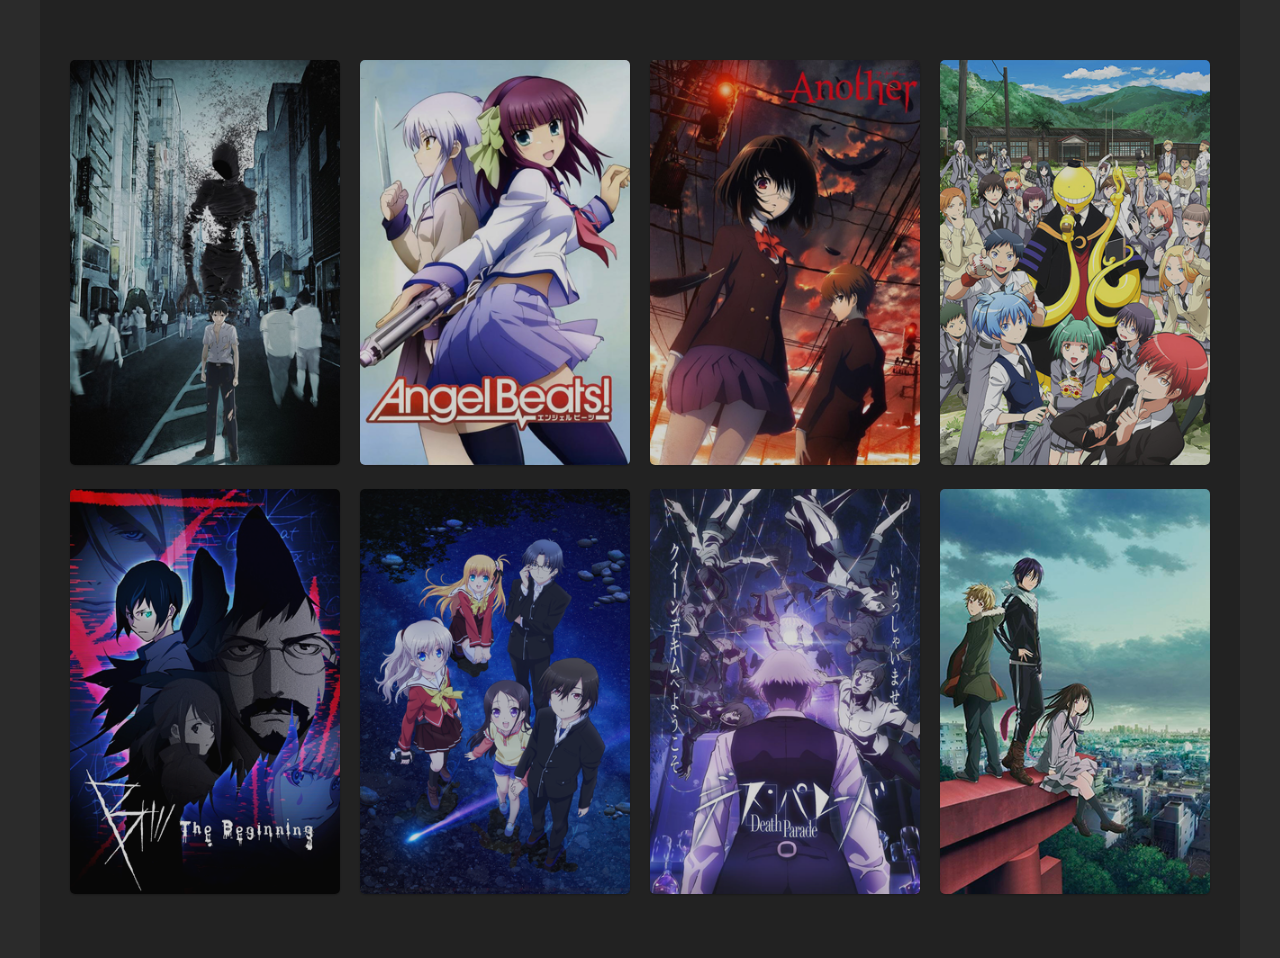
<file: Index.html>
<!DOCTYPE HTML>
<html lang="pt-br">
<head>
    <title>Komorebi - Anime List</title>

    <link rel="stylesheet" href="resources/stylesheet.css">
    <link rel="stylesheet" href="resources/modalBox.css">
    <link rel="stylesheet" href="resources/fonts.css">
    <script src="content/komorebi.js"></script>
    <script src="content/modalBox.js"></script>
</head>
<body>
    <div class="main-block centered not-growing-padding">
        <div id="animeList" class="list">
        </div>
    </div>

    <!-- Modal box -->
    <div class='modal' id='modal'>
        <div class='modalBox' id='modalBox'>
            <a class='close-modal' onclick='closeModal()'><svg viewBox='0 0 20 20'><path d='M15.898,4.045c-0.271-0.272-0.713-0.272-0.986,0l-4.71,4.711L5.493,4.045c-0.272-0.272-0.714-0.272-0.986,0s-0.272,0.714,0,0.986l4.709,4.711l-4.71,4.711c-0.272,0.271-0.272,0.713,0,0.986c0.136,0.136,0.314,0.203,0.492,0.203c0.179,0,0.357-0.067,0.493-0.203l4.711-4.711l4.71,4.711c0.137,0.136,0.314,0.203,0.494,0.203c0.178,0,0.355-0.067,0.492-0.203c0.273-0.273,0.273-0.715,0-0.986l-4.711-4.711l4.711-4.711C16.172,4.759,16.172,4.317,15.898,4.045z' fill='#FFFFFF' /></svg></a>
            <div class="iframe-container">
                <iframe id="iframeDetails">
                    <p>Your browser does not support iframes.</p>
                </iframe>
            </div>
        </div>
    </div>
    <script type="text/javascript">
        var modal = document.getElementById('modal');

        window.onclick = function (event) {
            if (event.target == modal) {
                closeModal();
            }
        }

        document.addEventListener('keydown', (e) => {
            if (e.keyCode == 27) {
                closeModal();
            }
        });
    </script>
    <!-- Modal box -->
    
    <script>
        window.onload = function () {
            appendChild('animeList', 15);
        }
    </script>
</body>
</html>
</file>
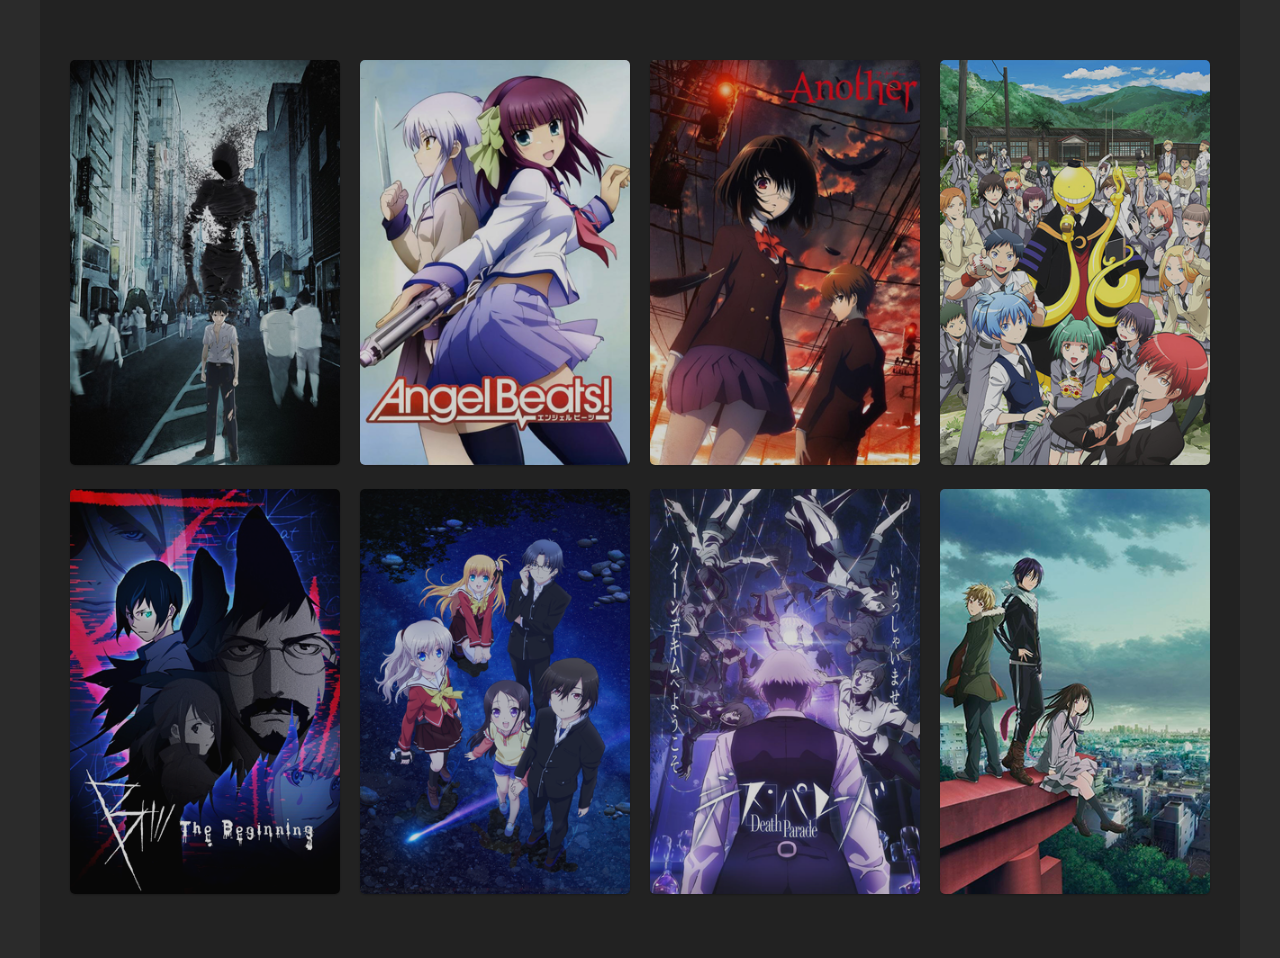
<file: index.html>
﻿<!DOCTYPE HTML>
<html lang="pt-br">

<head>
    <meta name="viewport" content="width=device-width,initial-scale=1.0">
    <meta charset="utf-8" />
    <title>Komorebi - Anime List</title>

    <link rel="icon" href="resources/images/play-button.png">
    <link rel="stylesheet" href="resources/stylesheet.css">
    <link rel="stylesheet" href="resources/modalBox.css">
    <script src="content/komorebi.js"></script>
    <script src="content/modalBox.js"></script>
</head>

<body>
    <div class="main-block centered not-growing-padding">
        <div id="animeList" class="list">
        </div>
    </div>

    <!-- Modal box -->
    <div class='modal' id='modal'>
        <div class='modalBox' id='modalBox'>
            <a class='close-modal' onclick='closeModal()'><svg viewBox='0 0 20 20'>
                    <path
                        d='M15.898,4.045c-0.271-0.272-0.713-0.272-0.986,0l-4.71,4.711L5.493,4.045c-0.272-0.272-0.714-0.272-0.986,0s-0.272,0.714,0,0.986l4.709,4.711l-4.71,4.711c-0.272,0.271-0.272,0.713,0,0.986c0.136,0.136,0.314,0.203,0.492,0.203c0.179,0,0.357-0.067,0.493-0.203l4.711-4.711l4.71,4.711c0.137,0.136,0.314,0.203,0.494,0.203c0.178,0,0.355-0.067,0.492-0.203c0.273-0.273,0.273-0.715,0-0.986l-4.711-4.711l4.711-4.711C16.172,4.759,16.172,4.317,15.898,4.045z'
                        fill='#FFFFFF' /></svg></a>
            <div class="iframe-container">
                <iframe id="iframeDetails">
                    <p>Your browser does not support iframes.</p>
                </iframe>
            </div>
        </div>
    </div>
    <script type="text/javascript">
        var modal = document.getElementById('modal');

        window.onclick = function (event) {
            if (event.target == modal) {
                closeModal();
            }
        }

        document.addEventListener('keydown', (e) => {
            if (e.keyCode == 27) {
                closeModal();
            }
        });
    </script>
    <!-- Modal box -->

    <script>
        window.onload = function () {
            appendChild('animeList', 15);
        }
    </script>
</body>

</html>
</file>
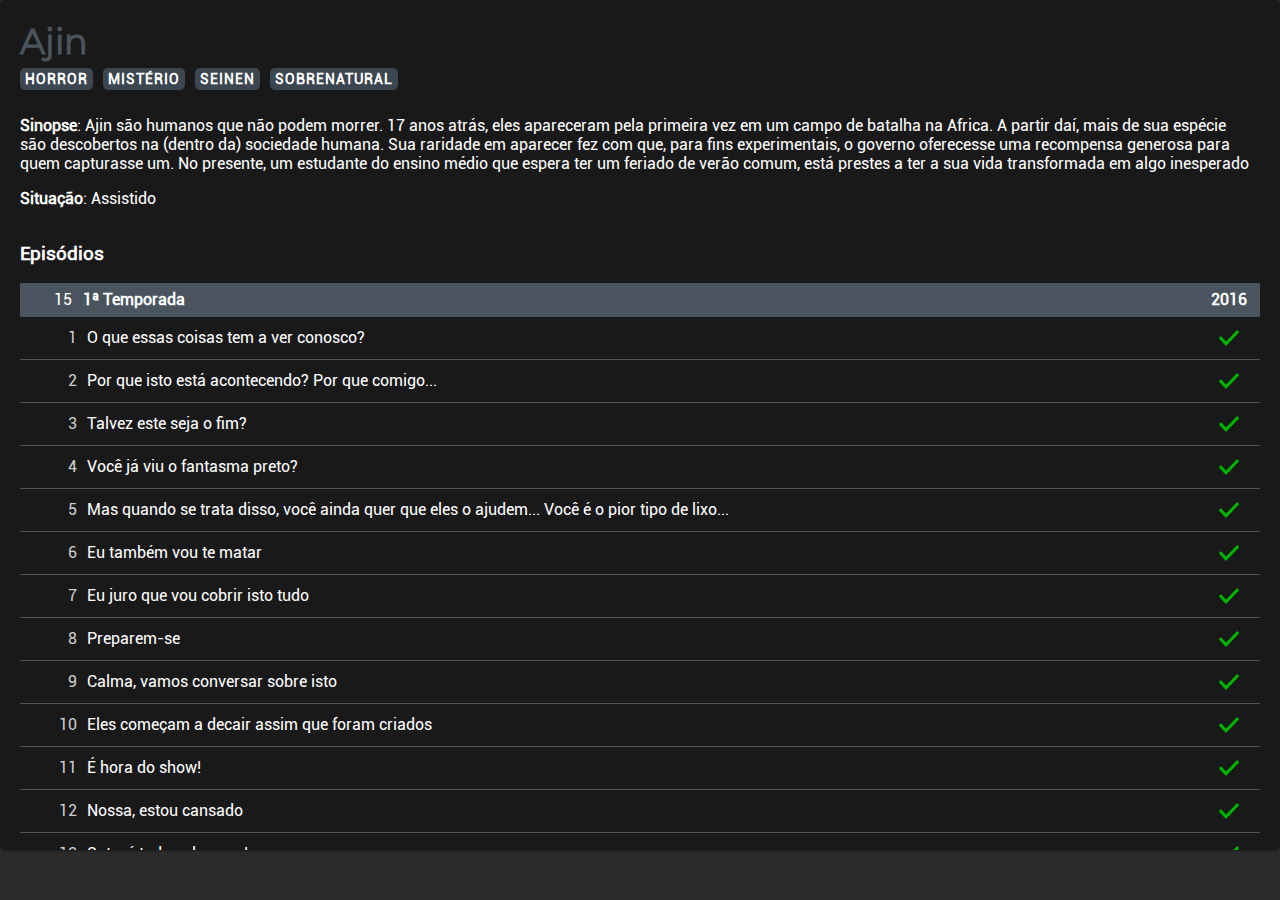
<file: animes/ajin.html>
<!DOCTYPE html>

<html lang="en" xmlns="http://www.w3.org/1999/xhtml">

<head>
    <meta name="viewport" content="width=device-width,initial-scale=1.0">
    <meta charset="utf-8" />

    <link rel="stylesheet" href="../resources/details.css">
    <link rel="stylesheet" href="../resources/fonts.css">
    <script src="https://ajax.googleapis.com/ajax/libs/jquery/3.1.1/jquery.min.js"></script>
    <script src="../content/details.js"></script>
</head>

<body class="detalhes">
    <content id="detalhes" class="detalhes">
        <div class="detail not-growing-padding">
            <div class="anime-details">
                <div class="anime-header">
                    <a id="animeLink" target="_top">
                        <h2>Ajin</h2>
                    </a>
                    <ul id="categorias" class="categorias">
                    </ul>
                    <p>
                        <b>Sinopse</b>: Ajin são humanos que não podem morrer. 17 anos atrás, eles apareceram pela
                        primeira vez em um campo de batalha na Africa. A partir daí, mais de sua espécie são descobertos
                        na (dentro da) sociedade humana. Sua raridade em aparecer fez com que, para fins experimentais,
                        o governo oferecesse uma recompensa generosa para quem capturasse um. No presente, um estudante
                        do ensino médio que espera ter um feriado de verão comum, está prestes a ter a sua vida
                        transformada em algo inesperado
                    </p>
                    <p><b>Situação</b>: Assistido</p>
                </div>
                <div class="anime-poster not-growing-padding">
                    <center><img id="poster" class="cover" /></center>
                </div>
            </div>
            <div id="content" class="conteudoAnime">
                <h3>
                    Episódios
                </h3>
            </div>
        </div>
    </content>

    <script>
        window.onload = function () {
            if (getParameterByName('min') == 1) {
                document.getElementById('detalhes').classList.add('minificado');
                changeAnimeLink('anime', 'animeLink');
            }

            definirPoster();

            var temporadas = [
                {
                    "temporada": null,
                    "ano": 2016,
                    "episodios": [
                        {
                            "Ep": 1,
                            "Nome": "O que essas coisas tem a ver conosco?",
                            "Assistido": true,
                        },
                        {
                            "Ep": 2,
                            "Nome": "Por que isto está acontecendo? Por que comigo...",
                            "Assistido": true,
                        },
                        {
                            "Ep": 3,
                            "Nome": "Talvez este seja o fim?",
                            "Assistido": true,
                        },
                        {
                            "Ep": 4,
                            "Nome": "Você já viu o fantasma preto?",
                            "Assistido": true,
                        },
                        {
                            "Ep": 5,
                            "Nome": "Mas quando se trata disso, você ainda quer que eles o ajudem... Você é o pior tipo de lixo...",
                            "Assistido": true,
                        },
                        {
                            "Ep": 6,
                            "Nome": "Eu também vou te matar",
                            "Assistido": true,
                        },
                        {
                            "Ep": 7,
                            "Nome": "Eu juro que vou cobrir isto tudo",
                            "Assistido": true,
                        },
                        {
                            "Ep": 8,
                            "Nome": "Preparem-se",
                            "Assistido": true,
                        },
                        {
                            "Ep": 9,
                            "Nome": "Calma, vamos conversar sobre isto",
                            "Assistido": true,
                        },
                        {
                            "Ep": 10,
                            "Nome": "Eles começam a decair assim que foram criados",
                            "Assistido": true,
                        },
                        {
                            "Ep": 11,
                            "Nome": "É hora do show!",
                            "Assistido": true,
                        },
                        {
                            "Ep": 12,
                            "Nome": "Nossa, estou cansado",
                            "Assistido": true,
                        },
                        {
                            "Ep": 13,
                            "Nome": "Sato, é tudo culpa sua!",
                            "Assistido": true,
                        },
                        {
                            "Ep": 14,
                            "Nome": "O Incidente De Nakamura Shinya <div class='ova'>OVA</div>",
                            "Assistido": true,
                        },
                        {
                            "Ep": 15,
                            "Nome": "Pousada escondida / antro secreto <div class='ova'>OVA</div>",
                            "Assistido": true,
                        }
                    ]
                },
                {
                    "temporada": null,
                    "ano": 2016,
                    "episodios": [
                        {
                            "Ep": 1,
                            "Nome": "Estou ficando cansado disso",
                            "Assistido": true,
                        },
                        {
                            "Ep": 2,
                            "Nome": "Estou cercado por idiotas!",
                            "Assistido": true,
                        },
                        {
                            "Ep": 3,
                            "Nome": "Mas, eu estuo sempre com medo",
                            "Assistido": true,
                        },
                        {
                            "Ep": 4,
                            "Nome": "Eles me deixam doente",
                            "Assistido": true,
                        },
                        {
                            "Ep": 5,
                            "Nome": "Kuro, por favor...",
                            "Assistido": true,
                        },
                        {
                            "Ep": 6,
                            "Nome": "Deve ser difícil ser um cachorrinho",
                            "Assistido": true,
                        },
                        {
                            "Ep": 7,
                            "Nome": "Juro, apenas mais uma vez, por favor!",
                            "Assistido": true,
                        },
                        {
                            "Ep": 8,
                            "Nome": "Este país ficará um pouco instável",
                            "Assistido": true,
                        },
                        {
                            "Ep": 9,
                            "Nome": "Você é aquele bagunçando a minha vida",
                            "Assistido": true,
                        },
                        {
                            "Ep": 10,
                            "Nome": "Eu não farei isto",
                            "Assistido": true,
                        },
                        {
                            "Ep": 11,
                            "Nome": "Nesta altura, realmente será uma guerra!",
                            "Assistido": true,
                        },
                        {
                            "Ep": 12,
                            "Nome": "Mas isso deixa tudo mais interessante, então que seja",
                            "Assistido": true,
                        },
                        {
                            "Ep": 13,
                            "Nome": "Eu também lhe farei uma promessa, Sr. Sato",
                            "Assistido": true,
                        },
                        {
                            "Ep": 14,
                            "Nome": "Satō:ZERO <div class='ova'>OVA</div>",
                            "Assistido": true,
                        }
                    ]
                }
            ]
            createTable(temporadas);

            var categorias = ["Horror", "Mistério", "Seinen", "Sobrenatural"];
            adicionarCategorias(categorias);
        }
    </script>
</body>

</html>
</file>
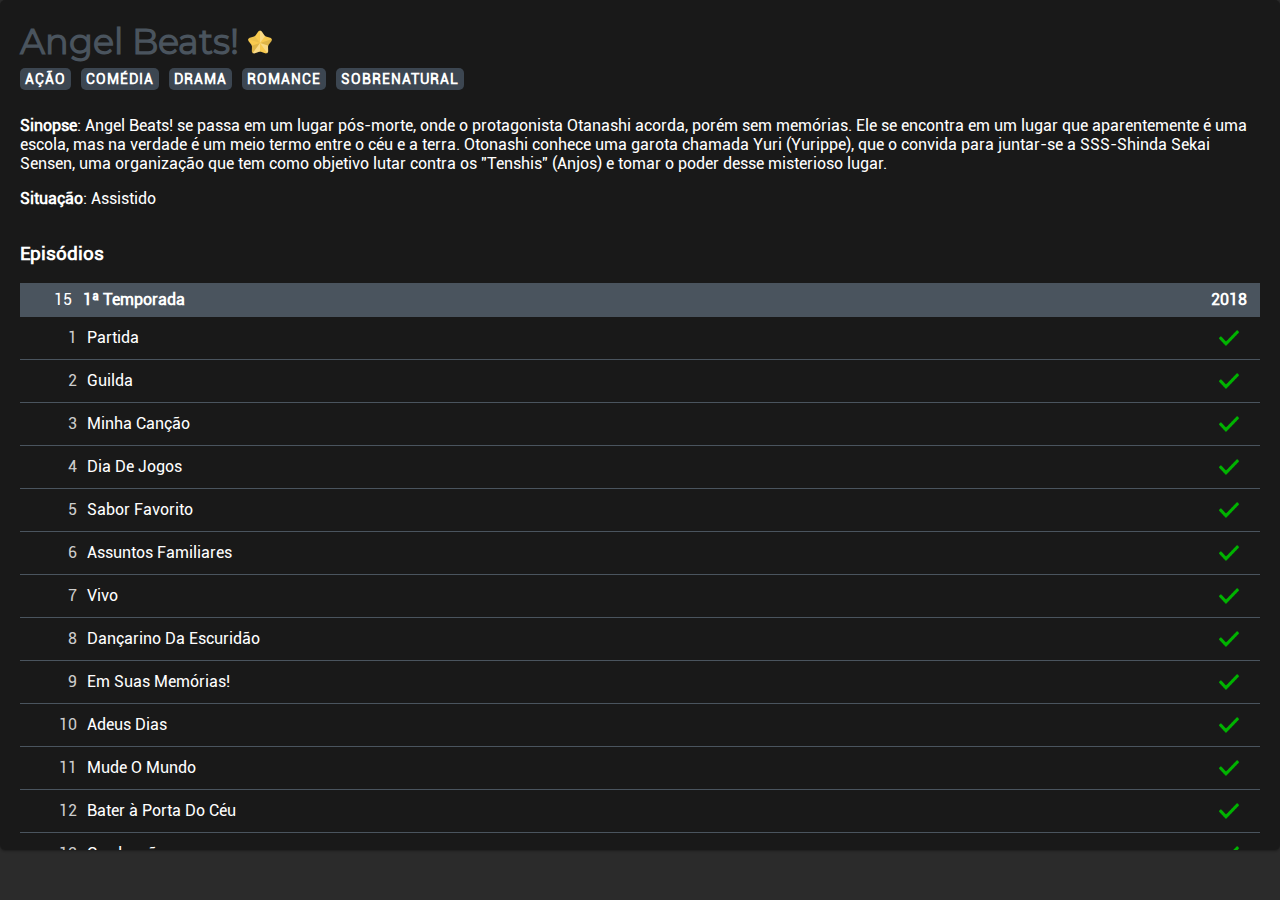
<file: animes/angel-beats.html>
<!DOCTYPE html>

<html lang="en" xmlns="http://www.w3.org/1999/xhtml">

<head>
    <meta charset="utf-8" />

    <link rel="stylesheet" href="../resources/details.css">
    <link rel="stylesheet" href="../resources/fonts.css">
    <script src="https://ajax.googleapis.com/ajax/libs/jquery/3.1.1/jquery.min.js"></script>
    <script src="../content/details.js"></script>
</head>

<body class="detalhes">
    <content id="detalhes" class="detalhes">
        <div class="detail not-growing-padding">
            <div class="anime-details">
                <div class="anime-header">
                    <a id="animeLink" target="_top">
                        <h2 ID="animeTitle">Angel Beats!</h2>
                    </a>
                    <ul id="categorias" class="categorias">
                    </ul>
                    <p>
                        <b>Sinopse</b>: Angel Beats! se passa em um lugar pós-morte, onde o protagonista Otanashi
                        acorda, porém sem memórias. Ele se encontra em um lugar que aparentemente é uma escola, mas na
                        verdade é um meio termo entre o céu e a terra. Otonashi conhece uma garota chamada Yuri
                        (Yurippe), que o convida para juntar-se a SSS-Shinda Sekai Sensen, uma organização que tem como
                        objetivo lutar contra os "Tenshis" (Anjos) e tomar o poder desse misterioso lugar.
                    </p>
                    <p><b>Situação</b>: Assistido</p>
                </div>
                <div class="anime-poster not-growing-padding">
                    <center><img id="poster" class="cover" /></center>
                </div>
            </div>
            <div id="content" class="conteudoAnime">
                <h3>
                    Episódios
                </h3>
            </div>
        </div>
    </content>

    <script>
        window.onload = function () {
            if (getParameterByName('min') == 1) {
                document.getElementById('detalhes').classList.add('minificado');
                changeAnimeLink('anime', 'animeLink');
            }

            definirPoster();

            var temporadas = [
                {
                    "temporada": null,
                    "ano": 2018,
                    "episodios": [
                        {
                            "Ep": 1,
                            "Nome": "Partida",
                            "Assistido": true,
                        },
                        {
                            "Ep": 2,
                            "Nome": "Guilda",
                            "Assistido": true,
                        },
                        {
                            "Ep": 3,
                            "Nome": "Minha Canção",
                            "Assistido": true,
                        },
                        {
                            "Ep": 4,
                            "Nome": "Dia De Jogos",
                            "Assistido": true,
                        },
                        {
                            "Ep": 5,
                            "Nome": "Sabor Favorito",
                            "Assistido": true,
                        },
                        {
                            "Ep": 6,
                            "Nome": "Assuntos Familiares",
                            "Assistido": true,
                        },
                        {
                            "Ep": 7,
                            "Nome": "Vivo",
                            "Assistido": true,
                        },
                        {
                            "Ep": 8,
                            "Nome": "Dançarino Da Escuridão",
                            "Assistido": true,
                        },
                        {
                            "Ep": 9,
                            "Nome": "Em Suas Memórias!",
                            "Assistido": true,
                        },
                        {
                            "Ep": 10,
                            "Nome": "Adeus Dias",
                            "Assistido": true,
                        },
                        {
                            "Ep": 11,
                            "Nome": "Mude O Mundo",
                            "Assistido": true,
                        },
                        {
                            "Ep": 12,
                            "Nome": "Bater à Porta Do Céu",
                            "Assistido": true,
                        },
                        {
                            "Ep": 13,
                            "Nome": "Graduação",
                            "Assistido": true,
                        },
                        {
                            "Ep": 14,
                            "Nome": "Escadaria Para O Céu <div class='ova'>OVA</div>",
                            "Assistido": true,
                        },
                        {
                            "Ep": 15,
                            "Nome": "Epílogo Alternativo <div class='ova'>OVA</div>",
                            "Assistido": true,
                        }
                    ]
                }
            ]
            createTable(temporadas);

            var categorias = ["Ação", "Comédia", "Drama", "Romance", "Sobrenatural"];
            adicionarCategorias(categorias);

            marcarComoFavorito();
        }
    </script>
</body>

</html>
</file>
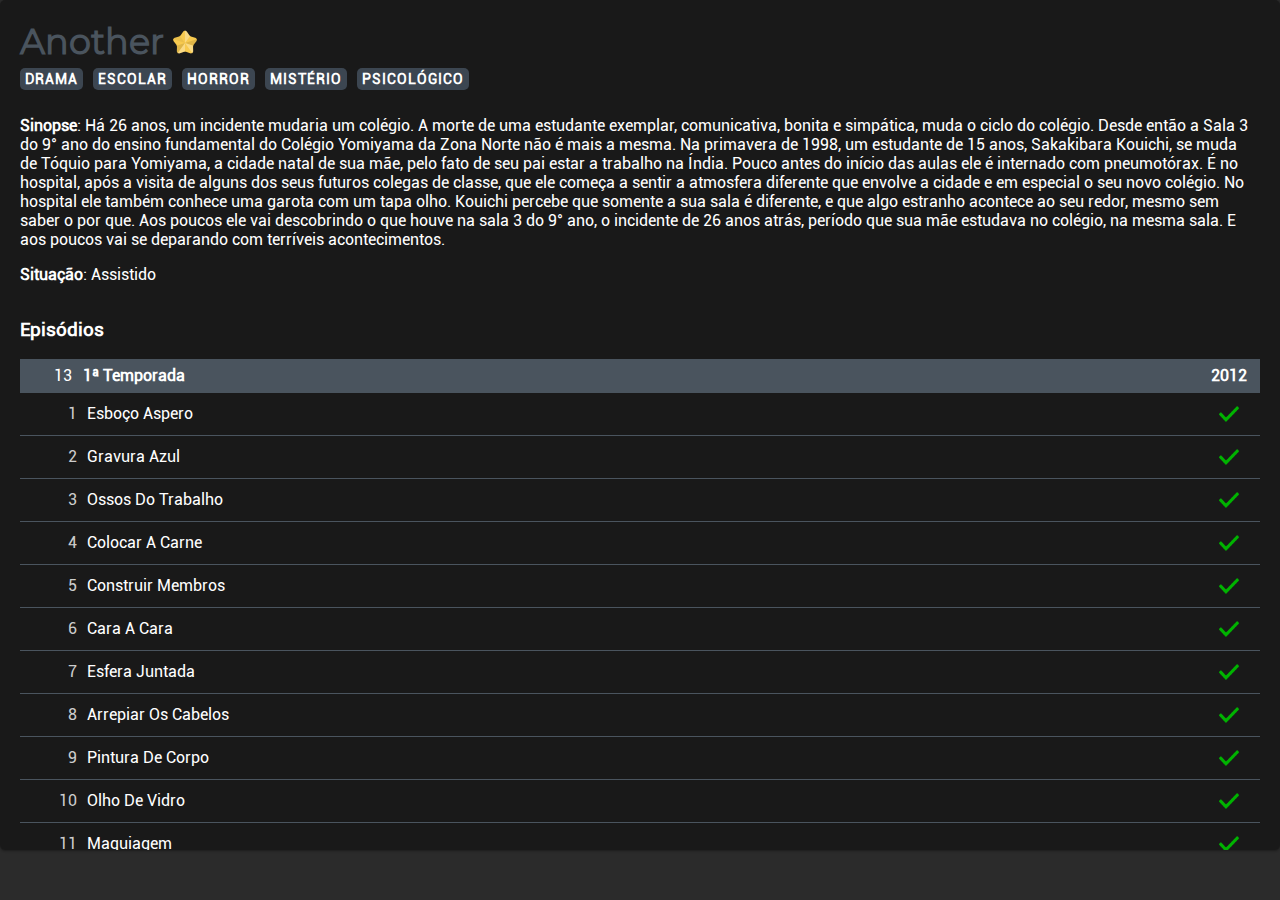
<file: animes/another.html>
<!DOCTYPE html>

<html lang="en" xmlns="http://www.w3.org/1999/xhtml">

<head>
    <meta charset="utf-8" />

    <link rel="stylesheet" href="../resources/details.css">
    <link rel="stylesheet" href="../resources/fonts.css">
    <script src="https://ajax.googleapis.com/ajax/libs/jquery/3.1.1/jquery.min.js"></script>
    <script src="../content/details.js"></script>
</head>

<body class="detalhes">
    <content id="detalhes" class="detalhes">
        <div class="detail not-growing-padding">
            <div class="anime-details">
                <div class="anime-header">
                    <a id="animeLink" target="_top">
                        <h2 ID="animeTitle">Another</h2>
                    </a>
                    <ul id="categorias" class="categorias">
                    </ul>
                    <p>
                        <b>Sinopse</b>: Há 26 anos, um incidente mudaria um colégio. A morte de uma estudante exemplar,
                        comunicativa, bonita e simpática, muda o ciclo do colégio. Desde então a Sala 3 do 9° ano do
                        ensino fundamental do Colégio Yomiyama da Zona Norte não é mais a mesma. Na primavera de 1998,
                        um estudante de 15 anos, Sakakibara Kouichi, se muda de Tóquio para Yomiyama, a cidade natal de
                        sua mãe, pelo fato de seu pai estar a trabalho na Índia. Pouco antes do início das aulas ele é
                        internado com pneumotórax. É no hospital, após a visita de alguns dos seus futuros colegas de
                        classe, que ele começa a sentir a atmosfera diferente que envolve a cidade e em especial o seu
                        novo colégio. No hospital ele também conhece uma garota com um tapa olho. Kouichi percebe que
                        somente a sua sala é diferente, e que algo estranho acontece ao seu redor, mesmo sem saber o por
                        que. Aos poucos ele vai descobrindo o que houve na sala 3 do 9° ano, o incidente de 26 anos
                        atrás, período que sua mãe estudava no colégio, na mesma sala. E aos poucos vai se deparando com
                        terríveis acontecimentos.
                    </p>
                    <p><b>Situação</b>: Assistido</p>
                </div>
                <div class="anime-poster not-growing-padding">
                    <center><img id="poster" class="cover" /></center>
                </div>
            </div>
            <div id="content" class="conteudoAnime">
                <h3>
                    Episódios
                </h3>
            </div>
        </div>
    </content>

    <script>
        window.onload = function () {
            if (getParameterByName('min') == 1) {
                document.getElementById('detalhes').classList.add('minificado');
                changeAnimeLink('anime', 'animeLink');
            }

            definirPoster();

            var temporadas = [
                {
                    "temporada": null,
                    "ano": 2012,
                    "episodios": [
                        {
                            "Ep": 1,
                            "Nome": "Esboço Aspero",
                            "Assistido": true,
                        },
                        {
                            "Ep": 2,
                            "Nome": "Gravura Azul",
                            "Assistido": true,
                        },
                        {
                            "Ep": 3,
                            "Nome": "Ossos Do Trabalho",
                            "Assistido": true,
                        },
                        {
                            "Ep": 4,
                            "Nome": "Colocar A Carne",
                            "Assistido": true,
                        },
                        {
                            "Ep": 5,
                            "Nome": "Construir Membros",
                            "Assistido": true,
                        },
                        {
                            "Ep": 6,
                            "Nome": "Cara A Cara",
                            "Assistido": true,
                        },
                        {
                            "Ep": 7,
                            "Nome": "Esfera Juntada",
                            "Assistido": true,
                        },
                        {
                            "Ep": 8,
                            "Nome": "Arrepiar Os Cabelos",
                            "Assistido": true,
                        },
                        {
                            "Ep": 9,
                            "Nome": "Pintura De Corpo",
                            "Assistido": true,
                        },
                        {
                            "Ep": 10,
                            "Nome": "Olho De Vidro",
                            "Assistido": true,
                        },
                        {
                            "Ep": 11,
                            "Nome": "Maquiagem",
                            "Assistido": true,
                        },
                        {
                            "Ep": 12,
                            "Nome": "Preparem-se A Si Mesmo",
                            "Assistido": true,
                        },
                        {
                            "Ep": 13,
                            "Nome": "O Outro Karma <div class='ova'>OVA</div>",
                            "Assistido": true,
                        }
                    ]
                }
            ]
            createTable(temporadas);

            var categorias = ["Drama", "Escolar", "Horror", "Mistério", "Psicológico"];
            adicionarCategorias(categorias);

            marcarComoFavorito();
        }
    </script>
</body>

</html>
</file>
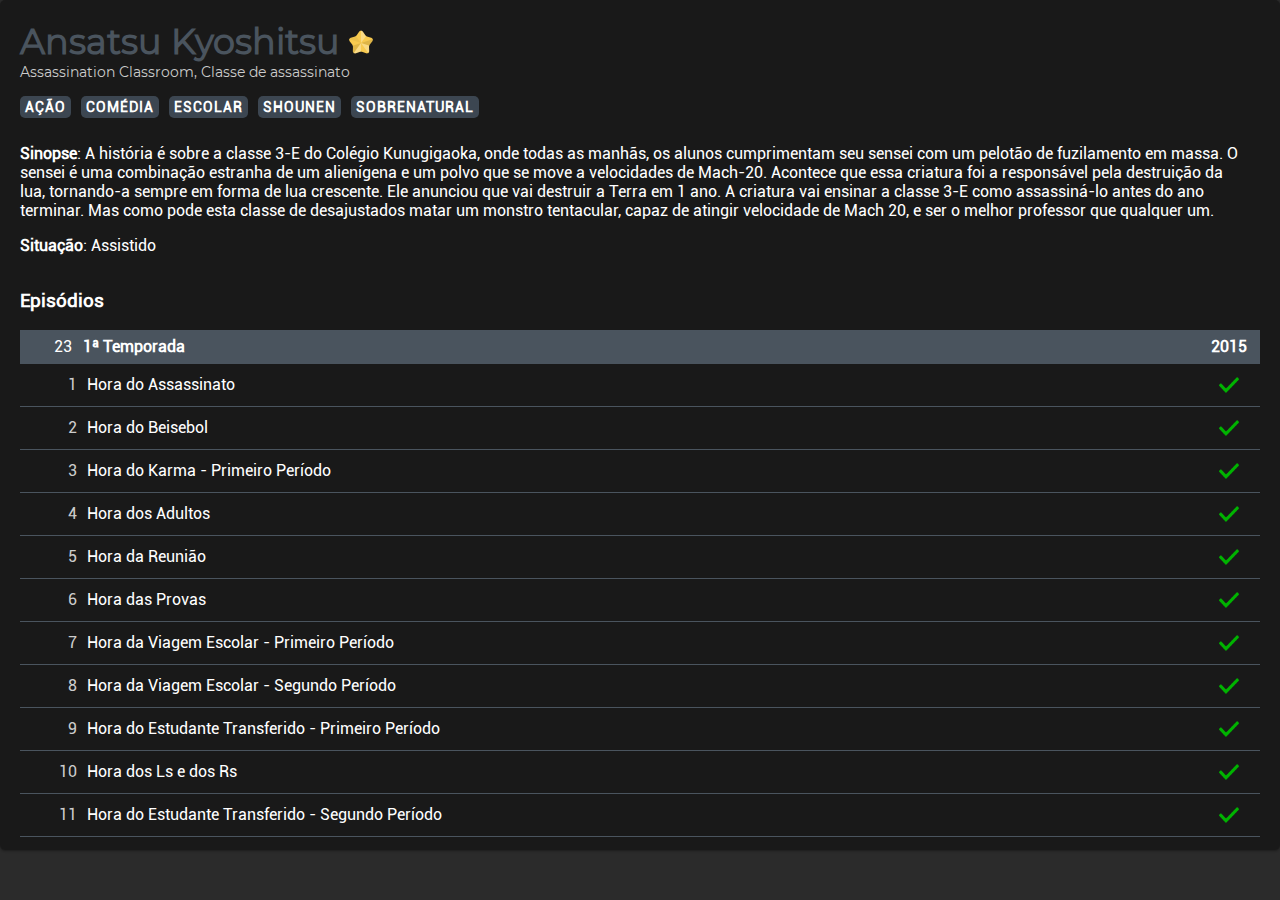
<file: animes/assassination-classroom.html>
<!DOCTYPE html>

<html lang="en" xmlns="http://www.w3.org/1999/xhtml">

<head>
    <meta charset="utf-8" />

    <link rel="stylesheet" href="../resources/details.css">
    <link rel="stylesheet" href="../resources/fonts.css">
    <script src="https://ajax.googleapis.com/ajax/libs/jquery/3.1.1/jquery.min.js"></script>
    <script src="../content/details.js"></script>
</head>

<body class="detalhes">
    <content id="detalhes" class="detalhes">
        <div class="detail not-growing-padding">
            <div class="anime-details">
                <div class="anime-header">
                    <a id="animeLink" target="_top">
                        <h2 ID="animeTitle">Ansatsu Kyoshitsu</h2>
                        <h4>Assassination Classroom, Classe de assassinato</h4>
                    </a>
                    <ul id="categorias" class="categorias">
                    </ul>
                    <p>
                        <b>Sinopse</b>: A história é sobre a classe 3-E do Colégio Kunugigaoka, onde todas as manhãs, os
                        alunos cumprimentam seu sensei com um pelotão de fuzilamento em massa. O sensei é uma combinação
                        estranha de um alienígena e um polvo que se move a velocidades de Mach-20. Acontece que essa
                        criatura foi a responsável pela destruição da lua, tornando-a sempre em forma de lua crescente.
                        Ele anunciou que vai destruir a Terra em 1 ano. A criatura vai ensinar a classe 3-E como
                        assassiná-lo antes do ano terminar. Mas como pode esta classe de desajustados matar um monstro
                        tentacular, capaz de atingir velocidade de Mach 20, e ser o melhor professor que qualquer um.
                    </p>
                    <p><b>Situação</b>: Assistido</p>
                </div>
                <div class="anime-poster not-growing-padding">
                    <center><img id="poster" class="cover" /></center>
                </div>
            </div>
            <div id="content" class="conteudoAnime">
                <h3>
                    Episódios
                </h3>
            </div>
        </div>
    </content>

    <script>
        window.onload = function () {
            if (getParameterByName('min') == 1) {
                document.getElementById('detalhes').classList.add('minificado');
                changeAnimeLink('anime', 'animeLink');
            }

            definirPoster();

            var temporadas = [
                {
                    "temporada": null,
                    "ano": 2015,
                    "episodios": [
                        {
                            "Ep": 1,
                            "Nome": "Hora do Assassinato",
                            "Assistido": true,
                        },
                        {
                            "Ep": 2,
                            "Nome": "Hora do Beisebol",
                            "Assistido": true,
                        },
                        {
                            "Ep": 3,
                            "Nome": "Hora do Karma - Primeiro Período",
                            "Assistido": true,
                        },
                        {
                            "Ep": 4,
                            "Nome": "Hora dos Adultos",
                            "Assistido": true,
                        },
                        {
                            "Ep": 5,
                            "Nome": "Hora da Reunião",
                            "Assistido": true,
                        },
                        {
                            "Ep": 6,
                            "Nome": "Hora das Provas",
                            "Assistido": true,
                        },
                        {
                            "Ep": 7,
                            "Nome": "Hora da Viagem Escolar - Primeiro Período",
                            "Assistido": true,
                        },
                        {
                            "Ep": 8,
                            "Nome": "Hora da Viagem Escolar - Segundo Período",
                            "Assistido": true,
                        },
                        {
                            "Ep": 9,
                            "Nome": "Hora do Estudante Transferido - Primeiro Período",
                            "Assistido": true,
                        },
                        {
                            "Ep": 10,
                            "Nome": "Hora dos Ls e dos Rs",
                            "Assistido": true,
                        },
                        {
                            "Ep": 11,
                            "Nome": "Hora do Estudante Transferido - Segundo Período",
                            "Assistido": true,
                        },
                        {
                            "Ep": 12,
                            "Nome": "Hora do Torneio",
                            "Assistido": true,
                        },
                        {
                            "Ep": 13,
                            "Nome": "Hora do Talento",
                            "Assistido": true,
                        },
                        {
                            "Ep": 14,
                            "Nome": "Hora da Visão",
                            "Assistido": true,
                        },
                        {
                            "Ep": 15,
                            "Nome": "Hora do Fim Do Semestre",
                            "Assistido": true,
                        },
                        {
                            "Ep": 16,
                            "Nome": "Fora da Escola",
                            "Assistido": true,
                        },
                        {
                            "Ep": 17,
                            "Nome": "Hora da Ilha",
                            "Assistido": true,
                        },
                        {
                            "Ep": 18,
                            "Nome": "Hora da Ação",
                            "Assistido": true,
                        },
                        {
                            "Ep": 19,
                            "Nome": "Hora do Pandemônio",
                            "Assistido": true,
                        },
                        {
                            "Ep": 20,
                            "Nome": "Hora do Karma - Segundo Período",
                            "Assistido": true,
                        },
                        {
                            "Ep": 21,
                            "Nome": "Hora XX",
                            "Assistido": true,
                        },
                        {
                            "Ep": 22,
                            "Nome": "Hora do Nagisa",
                            "Assistido": true,
                        },
                        {
                            "Ep": 23,
                            "Nome": "A Classe de Assassinato <div class='ova'>OVA</div>",
                            "Assistido": true,
                        }
                    ]
                },
                {
                    "temporada": null,
                    "ano": 2015,
                    "episodios": [
                        {
                            "Ep": 1,
                            "Nome": "Hora do Festival de Verão, por Hiroto Maehara",
                            "Assistido": true,
                        },
                        {
                            "Ep": 2,
                            "Nome": " Hora da Kaede, por Tomohito Sugino",
                            "Assistido": true,
                        },
                        {
                            "Ep": 3,
                            "Nome": "A Vez de Horibe Itona, por Horibe Itona",
                            "Assistido": true,
                        },
                        {
                            "Ep": 4,
                            "Nome": "Hora de Crescer, por Kimura Masayoshi",
                            "Assistido": true,
                        },
                        {
                            "Ep": 5,
                            "Nome": "Líder da Equipe, por Isogai Yuma",
                            "Assistido": true,
                        },
                        {
                            "Ep": 6,
                            "Nome": "Antes e Depois, por Okajima Taiga",
                            "Assistido": true,
                        },
                        {
                            "Ep": 7,
                            "Nome": "Hora de Ceifar - Primeiro Período, por Kotaoka Megu",
                            "Assistido": true,
                        },
                        {
                            "Ep": 8,
                            "Nome": "Hora de Ceifar - Segundo Período, por Kotaoka Megu",
                            "Assistido": true,
                        },
                        {
                            "Ep": 9,
                            "Nome": "Hora do Segundo Round, por Yada Toka",
                            "Assistido": true,
                        },
                        {
                            "Ep": 10,
                            "Nome": "Hora do Festival Escolar, por Muramatsu Takuya",
                            "Assistido": true,
                        },
                        {
                            "Ep": 11,
                            "Nome": "Final De Semestre, por Takebayashi Kotaro",
                            "Assistido": true,
                        },
                        {
                            "Ep": 12,
                            "Nome": "Hora de Pensar Fora da Caixa, por Okuda Manami",
                            "Assistido": true,
                        },
                        {
                            "Ep": 13,
                            "Nome": "Hora de Viver, por Fuwa Yuzuki",
                            "Assistido": true,
                        },
                        {
                            "Ep": 14,
                            "Nome": "Hora da Identidade Secreta, por Hara Sumire",
                            "Assistido": true,
                        },
                        {
                            "Ep": 15,
                            "Nome": "Hora da Confissão, por Hazama Kirara",
                            "Assistido": true,
                        },
                        {
                            "Ep": 16,
                            "Nome": "Passado, por Kurahashi Hinano",
                            "Assistido": true,
                        },
                        {
                            "Ep": 17,
                            "Nome": "Hora da Discórdia, por Yoshida Taisei",
                            "Assistido": true,
                        },
                        {
                            "Ep": 18,
                            "Nome": "Hora do Resultado, por Sugaya Sosuke",
                            "Assistido": true,
                        },
                        {
                            "Ep": 19,
                            "Nome": "Hora do Espaço Sideral",
                            "Assistido": true,
                        },
                        {
                            "Ep": 20,
                            "Nome": "Hora do Dia dos Namorados, por Okano Hinata",
                            "Assistido": true,
                        },
                        {
                            "Ep": 21,
                            "Nome": "Hora da Confiança, por Mimura Koki",
                            "Assistido": true,
                        },
                        {
                            "Ep": 22,
                            "Nome": "Hora do Feliz Aniversário, por Kanzaki Yukiko e Najamura Rio",
                            "Assistido": true,
                        },
                        {
                            "Ep": 23,
                            "Nome": "Hora do Chefão, por Chiba Ryonosuke e Hayami Rinka",
                            "Assistido": true,
                        },
                        {
                            "Ep": 24,
                            "Nome": "Hora da Graduação, por Akabane Karma",
                            "Assistido": true,
                        },
                        {
                            "Ep": 25,
                            "Nome": "Hora do Futuro, por Kayano Kaede e Shiota Nagisa",
                            "Assistido": true,
                        }
                    ]
                }
            ]
            createTable(temporadas);

            var categorias = ["Ação", "Comédia", "Escolar", "Shounen", "Sobrenatural"];
            adicionarCategorias(categorias);

            marcarComoFavorito();
        }
    </script>
</body>

</html>
</file>
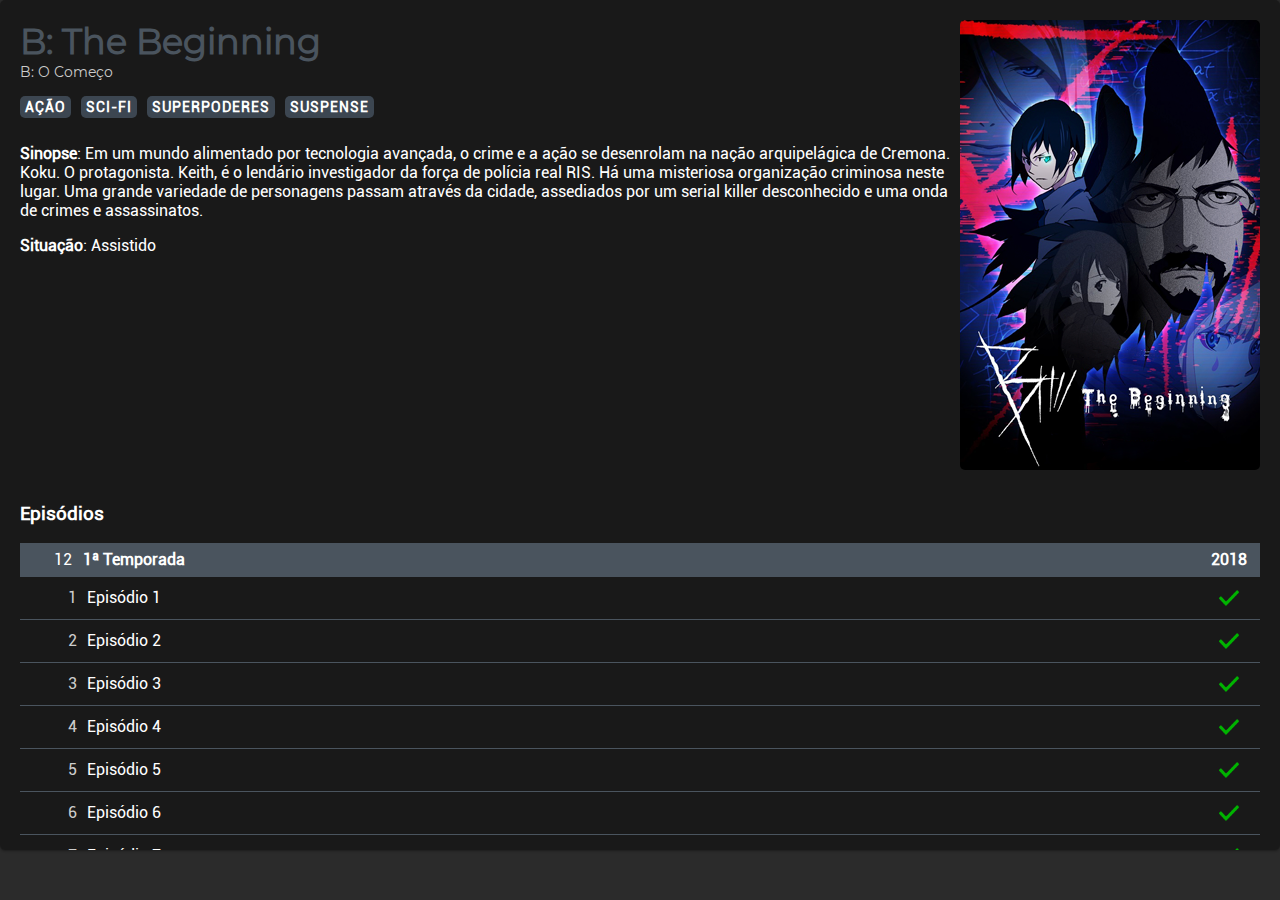
<file: animes/b-the-beginning.html>
<!DOCTYPE html>

<html lang="en" xmlns="http://www.w3.org/1999/xhtml">

<head>
    <meta charset="utf-8" />

    <link rel="stylesheet" href="../resources/details.css">
    <link rel="stylesheet" href="../resources/fonts.css">
    <script src="https://ajax.googleapis.com/ajax/libs/jquery/3.1.1/jquery.min.js"></script>
    <script src="../content/details.js"></script>
</head>

<body class="detalhes">
    <content id="detalhes" class="detalhes">
        <div class="detail not-growing-padding">
            <div class="anime-details">
                <div class="anime-header">
                    <a id="animeLink" target="_top">
                        <h2>B: The Beginning</h2>
                        <h4>B: O Começo</h4>
                    </a>
                    <ul id="categorias" class="categorias">
                    </ul>
                    <p>
                        <b>Sinopse</b>: Em um mundo alimentado por tecnologia avançada, o crime e a ação se desenrolam
                        na
                        nação
                        arquipelágica de Cremona. Koku. O protagonista. Keith, é o lendário investigador da força de
                        polícia
                        real RIS. Há uma misteriosa organização criminosa neste lugar. Uma grande variedade de
                        personagens
                        passam através da cidade, assediados por um serial killer desconhecido e uma onda de crimes e
                        assassinatos.
                    </p>
                    <p><b>Situação</b>: Assistido</p>
                </div>
                <div class="anime-poster not-growing-padding">
                    <center><img class="cover" src="../resources/images/covers/b-the-beginning.png" /></center>
                </div>
            </div>
            <div id="content" class="conteudoAnime">
                <h3>
                    Episódios
                </h3>
            </div>
        </div>
    </content>

    <script>
        window.onload = function () {
            if (getParameterByName('min') == 1) {
                document.getElementById('detalhes').classList.add('minificado');
                changeAnimeLink('anime', 'animeLink');
            }

            var temporadas = [
                {
                    "temporada": null,
                    "ano": 2018,
                    "episodios": [
                        {
                            "Ep": 1,
                            "Nome": "Episódio 1",
                            "Assistido": true,
                        },
                        {
                            "Ep": 2,
                            "Nome": "Episódio 2",
                            "Assistido": true,
                        },
                        {
                            "Ep": 3,
                            "Nome": "Episódio 3",
                            "Assistido": true,
                        },
                        {
                            "Ep": 4,
                            "Nome": "Episódio 4",
                            "Assistido": true,
                        },
                        {
                            "Ep": 5,
                            "Nome": "Episódio 5",
                            "Assistido": true,
                        },
                        {
                            "Ep": 6,
                            "Nome": "Episódio 6",
                            "Assistido": true,
                        },
                        {
                            "Ep": 7,
                            "Nome": "Episódio 7",
                            "Assistido": true,
                        },
                        {
                            "Ep": 8,
                            "Nome": "Episódio 8",
                            "Assistido": true,
                        },
                        {
                            "Ep": 9,
                            "Nome": "Episódio 9",
                            "Assistido": true,
                        },
                        {
                            "Ep": 10,
                            "Nome": "Episódio 10",
                            "Assistido": true,
                        },
                        {
                            "Ep": 11,
                            "Nome": "Episódio 11",
                            "Assistido": true,
                        },
                        {
                            "Ep": 12,
                            "Nome": "Episódio 12",
                            "Assistido": true,
                        }
                    ]
                }
            ]
            createTable(temporadas);

            var categorias = ["Ação", "Sci-Fi", "Superpoderes", "Suspense"];
            adicionarCategorias(categorias);
        }
    </script>
</body>

</html>
</file>
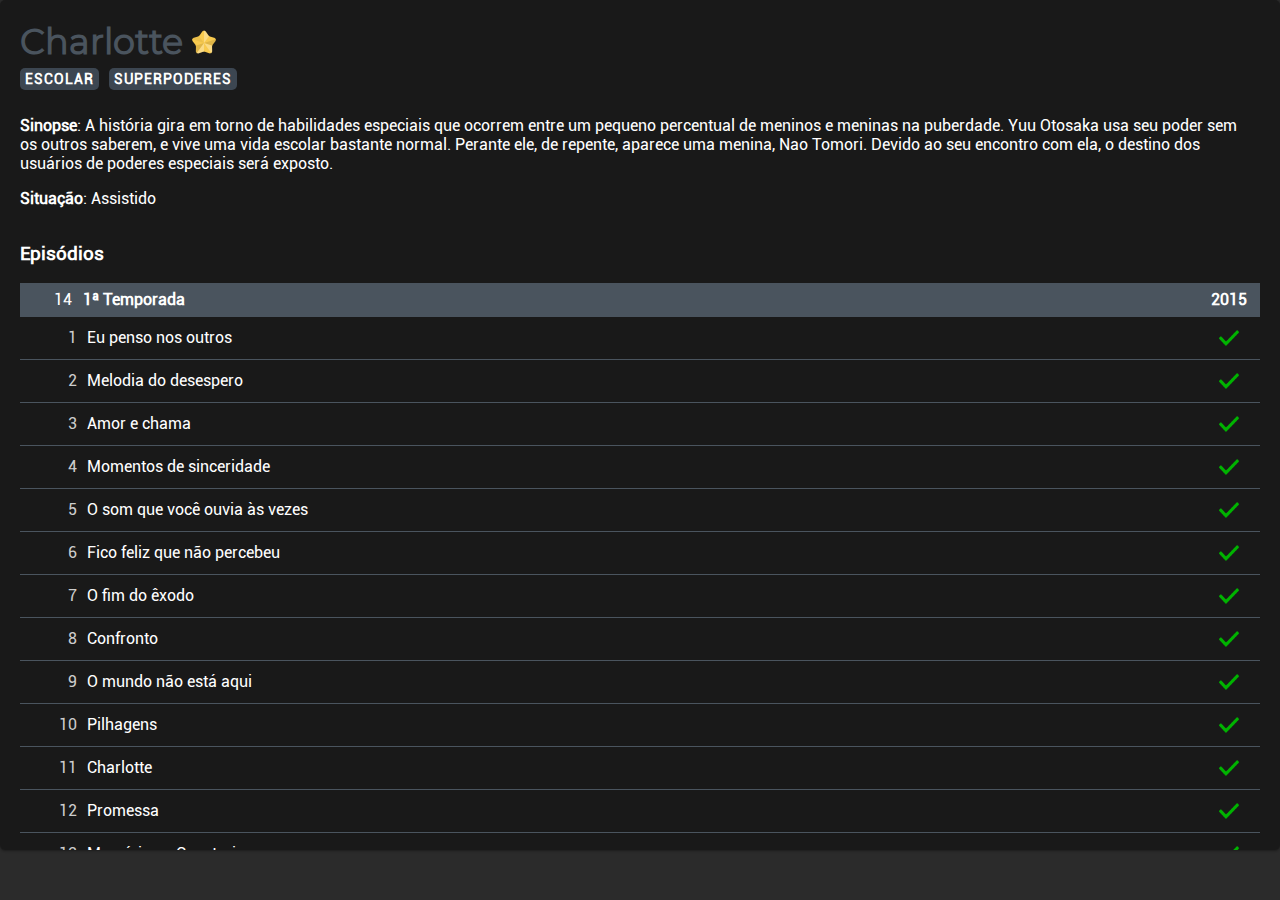
<file: animes/charlotte.html>
<!DOCTYPE html>

<html lang="en" xmlns="http://www.w3.org/1999/xhtml">

<head>
    <meta charset="utf-8" />

    <link rel="stylesheet" href="../resources/details.css">
    <link rel="stylesheet" href="../resources/fonts.css">
    <script src="https://ajax.googleapis.com/ajax/libs/jquery/3.1.1/jquery.min.js"></script>
    <script src="../content/details.js"></script>
</head>

<body class="detalhes">
    <content id="detalhes" class="detalhes">
        <div class="detail not-growing-padding">
            <div class="anime-details">
                <div class="anime-header">
                    <a id="animeLink" target="_top">
                        <h2 ID="animeTitle">Charlotte</h2>
                    </a>
                    <ul id="categorias" class="categorias">
                    </ul>
                    <p>
                        <b>Sinopse</b>: A história gira em torno de habilidades especiais que ocorrem entre um pequeno
                        percentual de meninos e meninas na puberdade. Yuu Otosaka usa seu poder sem os outros saberem, e
                        vive uma vida escolar bastante normal. Perante ele, de repente, aparece uma menina, Nao Tomori.
                        Devido ao seu encontro com ela, o destino dos usuários de poderes especiais será exposto.
                    </p>
                    <p><b>Situação</b>: Assistido</p>
                </div>
                <div class="anime-poster not-growing-padding">
                    <center><img id="poster" class="cover" /></center>
                </div>
            </div>
            <div id="content" class="conteudoAnime">
                <h3>
                    Episódios
                </h3>
            </div>
        </div>
    </content>

    <script>
        window.onload = function () {
            if (getParameterByName('min') == 1) {
                document.getElementById('detalhes').classList.add('minificado');
                changeAnimeLink('anime', 'animeLink');
            }

            definirPoster();

            var temporadas = [
                {
                    "temporada": null,
                    "ano": 2015,
                    "episodios": [
                        {
                            "Ep": 1,
                            "Nome": "Eu penso nos outros",
                            "Assistido": true,
                        },
                        {
                            "Ep": 2,
                            "Nome": "Melodia do desespero",
                            "Assistido": true,
                        },
                        {
                            "Ep": 3,
                            "Nome": "Amor e chama",
                            "Assistido": true,
                        },
                        {
                            "Ep": 4,
                            "Nome": "Momentos de sinceridade",
                            "Assistido": true,
                        },
                        {
                            "Ep": 5,
                            "Nome": "O som que você ouvia às vezes",
                            "Assistido": true,
                        },
                        {
                            "Ep": 6,
                            "Nome": "Fico feliz que não percebeu",
                            "Assistido": true,
                        },
                        {
                            "Ep": 7,
                            "Nome": "O fim do êxodo",
                            "Assistido": true,
                        },
                        {
                            "Ep": 8,
                            "Nome": "Confronto",
                            "Assistido": true,
                        },
                        {
                            "Ep": 9,
                            "Nome": "O mundo não está aqui",
                            "Assistido": true,
                        },
                        {
                            "Ep": 10,
                            "Nome": "Pilhagens",
                            "Assistido": true,
                        },
                        {
                            "Ep": 11,
                            "Nome": "Charlotte",
                            "Assistido": true,
                        },
                        {
                            "Ep": 12,
                            "Nome": "Promessa",
                            "Assistido": true,
                        },
                        {
                            "Ep": 13,
                            "Nome": "Memórias a Construir",
                            "Assistido": true,
                        },
                        {
                            "Ep": 14,
                            "Nome": "Pessoas Fortes <div class='ova'>OVA</div>",
                            "Assistido": true,
                        }
                    ]
                }
            ]
            createTable(temporadas);

            var categorias = ["Escolar", "Superpoderes"];
            adicionarCategorias(categorias);

            marcarComoFavorito();
        }
    </script>
</body>

</html>
</file>
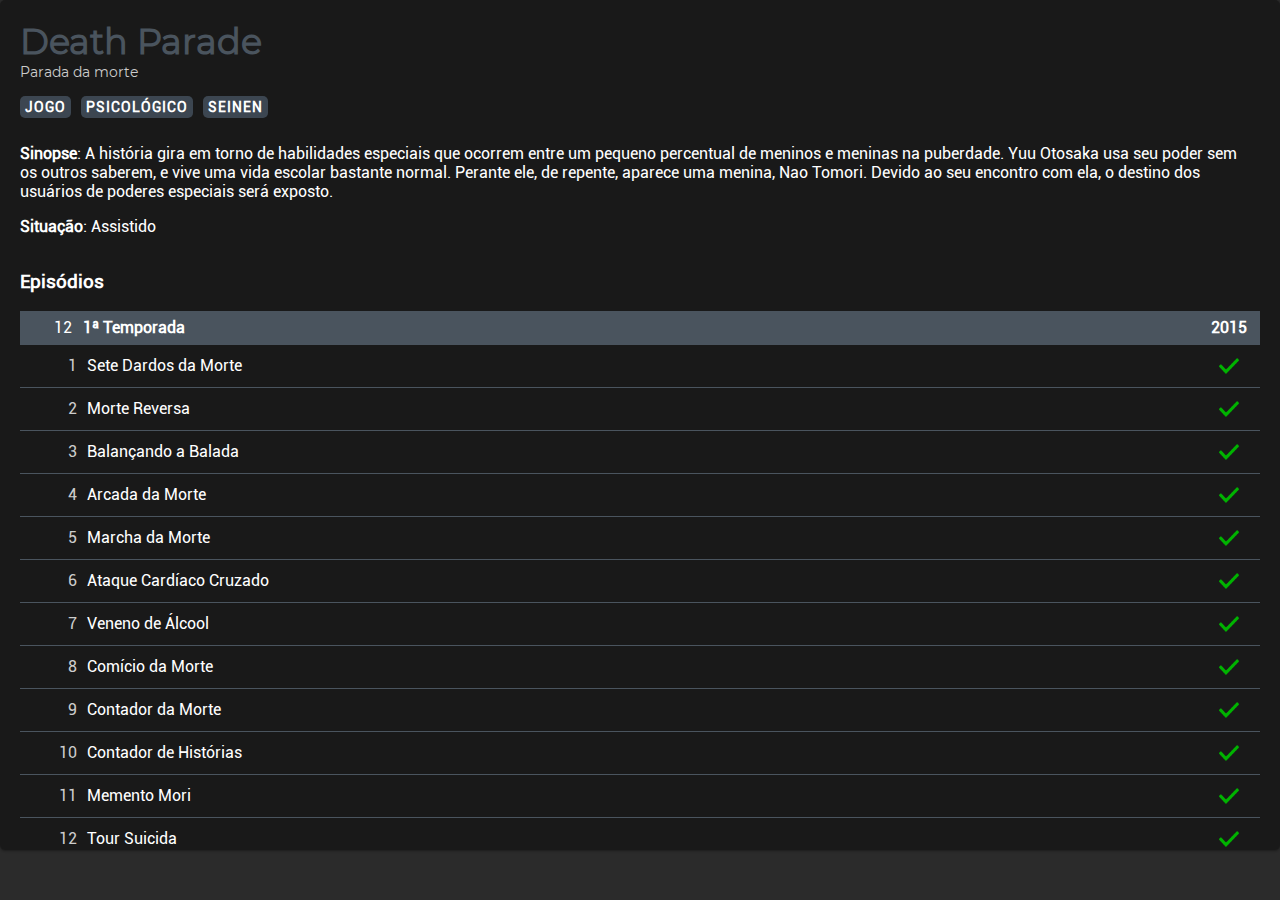
<file: animes/death-parade.html>
<!DOCTYPE html>

<html lang="en" xmlns="http://www.w3.org/1999/xhtml">

<head>
    <meta charset="utf-8" />

    <link rel="stylesheet" href="../resources/details.css">
    <link rel="stylesheet" href="../resources/fonts.css">
    <script src="https://ajax.googleapis.com/ajax/libs/jquery/3.1.1/jquery.min.js"></script>
    <script src="../content/details.js"></script>
</head>

<body class="detalhes">
    <content id="detalhes" class="detalhes">
        <div class="detail not-growing-padding">
            <div class="anime-details">
                <div class="anime-header">
                    <a id="animeLink" target="_top">
                        <h2 ID="animeTitle">Death Parade</h2>
                        <h4>Parada da morte</h4>
                    </a>
                    <ul id="categorias" class="categorias">
                    </ul>
                    <p>
                        <b>Sinopse</b>: A história gira em torno de habilidades especiais que ocorrem entre um pequeno
                        percentual de meninos e meninas na puberdade. Yuu Otosaka usa seu poder sem os outros saberem, e
                        vive uma vida escolar bastante normal. Perante ele, de repente, aparece uma menina, Nao Tomori.
                        Devido ao seu encontro com ela, o destino dos usuários de poderes especiais será exposto.
                    </p>
                    <p><b>Situação</b>: Assistido</p>
                </div>
                <div class="anime-poster not-growing-padding">
                    <center><img id="poster" class="cover" /></center>
                </div>
            </div>
            <div id="content" class="conteudoAnime">
                <h3>
                    Episódios
                </h3>
            </div>
        </div>
    </content>

    <script>
        window.onload = function () {
            if (getParameterByName('min') == 1) {
                document.getElementById('detalhes').classList.add('minificado');
                changeAnimeLink('anime', 'animeLink');
            }

            definirPoster();

            var temporadas = [
                {
                    "temporada": null,
                    "ano": 2015,
                    "episodios": [
                        {
                            "Ep": 1,
                            "Nome": "Sete Dardos da Morte",
                            "Assistido": true,
                        },
                        {
                            "Ep": 2,
                            "Nome": "Morte Reversa",
                            "Assistido": true,
                        },
                        {
                            "Ep": 3,
                            "Nome": "Balançando a Balada",
                            "Assistido": true,
                        },
                        {
                            "Ep": 4,
                            "Nome": "Arcada da Morte",
                            "Assistido": true,
                        },
                        {
                            "Ep": 5,
                            "Nome": "Marcha da Morte",
                            "Assistido": true,
                        },
                        {
                            "Ep": 6,
                            "Nome": "Ataque Cardíaco Cruzado",
                            "Assistido": true,
                        },
                        {
                            "Ep": 7,
                            "Nome": "Veneno de Álcool",
                            "Assistido": true,
                        },
                        {
                            "Ep": 8,
                            "Nome": "Comício da Morte",
                            "Assistido": true,
                        },
                        {
                            "Ep": 9,
                            "Nome": "Contador da Morte",
                            "Assistido": true,
                        },
                        {
                            "Ep": 10,
                            "Nome": "Contador de Histórias",
                            "Assistido": true,
                        },
                        {
                            "Ep": 11,
                            "Nome": "Memento Mori",
                            "Assistido": true,
                        },
                        {
                            "Ep": 12,
                            "Nome": "Tour Suicida",
                            "Assistido": true,
                        }
                    ]
                }
            ]
            createTable(temporadas);

            var categorias = ["Jogo", "Psicológico", "Seinen"];
            adicionarCategorias(categorias);
        }
    </script>
</body>

</html>
</file>
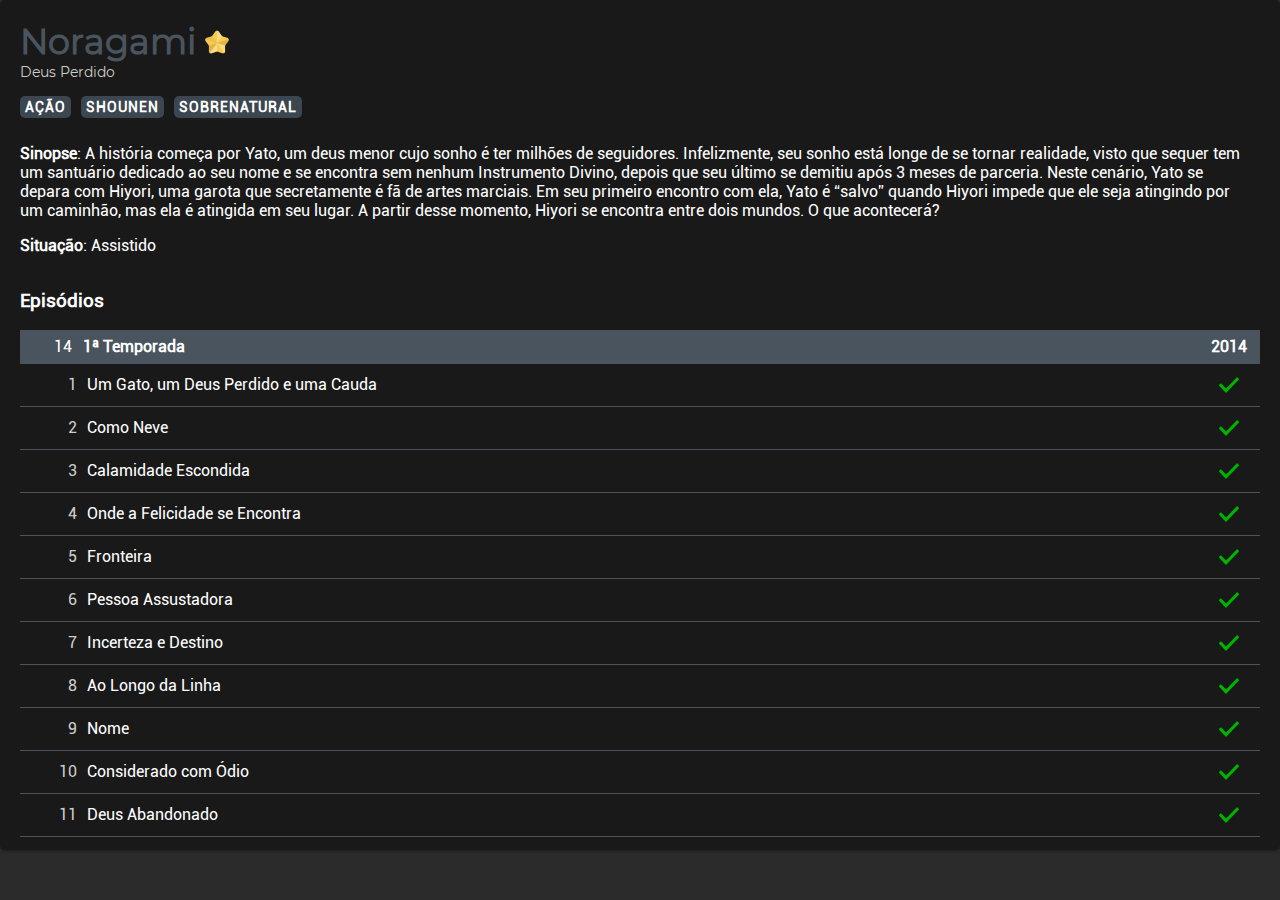
<file: animes/noragami.html>
<!DOCTYPE html>

<html lang="en" xmlns="http://www.w3.org/1999/xhtml">

<head>
    <meta charset="utf-8" />

    <link rel="stylesheet" href="../resources/details.css">
    <link rel="stylesheet" href="../resources/fonts.css">
    <script src="https://ajax.googleapis.com/ajax/libs/jquery/3.1.1/jquery.min.js"></script>
    <script src="../content/details.js"></script>
</head>

<body class="detalhes">
    <content id="detalhes" class="detalhes">
        <div class="detail not-growing-padding">
            <div class="anime-details">
                <div class="anime-header">
                    <a id="animeLink" target="_top">
                        <h2 ID="animeTitle">Noragami</h2>
                        <h4>Deus Perdido</h4>
                    </a>
                    <ul id="categorias" class="categorias">
                    </ul>
                    <p>
                        <b>Sinopse</b>: A história começa por Yato, um deus menor cujo sonho é ter milhões de
                        seguidores. Infelizmente, seu sonho está longe de se tornar realidade, visto que sequer tem um
                        santuário dedicado ao seu nome e se encontra sem nenhum Instrumento Divino, depois que seu
                        último se demitiu após 3 meses de parceria. Neste cenário, Yato se depara com Hiyori, uma garota
                        que secretamente é fã de artes marciais. Em seu primeiro encontro com ela, Yato é “salvo” quando
                        Hiyori impede que ele seja atingindo por um caminhão, mas ela é atingida em seu lugar. A partir
                        desse momento, Hiyori se encontra entre dois mundos. O que acontecerá?
                    </p>
                    <p><b>Situação</b>: Assistido</p>
                </div>
                <div class="anime-poster not-growing-padding">
                    <center><img id="poster" class="cover" /></center>
                </div>
            </div>
            <div id="content" class="conteudoAnime">
                <h3>
                    Episódios
                </h3>
            </div>
        </div>
    </content>

    <script>
        window.onload = function () {
            if (getParameterByName('min') == 1) {
                document.getElementById('detalhes').classList.add('minificado');
                changeAnimeLink('anime', 'animeLink');
            }

            definirPoster();

            var temporadas = [
                {
                    "temporada": null,
                    "ano": 2014,
                    "episodios": [
                        {
                            "Ep": 1,
                            "Nome": "Um Gato, um Deus Perdido e uma Cauda",
                            "Assistido": true,
                        },
                        {
                            "Ep": 2,
                            "Nome": "Como Neve",
                            "Assistido": true,
                        },
                        {
                            "Ep": 3,
                            "Nome": "Calamidade Escondida",
                            "Assistido": true,
                        },
                        {
                            "Ep": 4,
                            "Nome": "Onde a Felicidade se Encontra",
                            "Assistido": true,
                        },
                        {
                            "Ep": 5,
                            "Nome": "Fronteira",
                            "Assistido": true,
                        },
                        {
                            "Ep": 6,
                            "Nome": "Pessoa Assustadora",
                            "Assistido": true,
                        },
                        {
                            "Ep": 7,
                            "Nome": "Incerteza e Destino",
                            "Assistido": true,
                        },
                        {
                            "Ep": 8,
                            "Nome": "Ao Longo da Linha",
                            "Assistido": true,
                        },
                        {
                            "Ep": 9,
                            "Nome": "Nome",
                            "Assistido": true,
                        },
                        {
                            "Ep": 10,
                            "Nome": "Considerado com Ódio",
                            "Assistido": true,
                        },
                        {
                            "Ep": 11,
                            "Nome": "Deus Abandonado",
                            "Assistido": true,
                        },
                        {
                            "Ep": 12,
                            "Nome": "Sucata de uma Memória",
                            "Assistido": true,
                        },
                        {
                            "Ep": 13,
                            "Nome": "Posse de Deus, Maldição de Deus <div class='ova'>OVA</div>",
                            "Assistido": true,
                        },
                        {
                            "Ep": 12,
                            "Nome": "Uma Promessa na Primavera <div class='ova'>OVA</div>",
                            "Assistido": true,
                        }
                    ]
                },
                {
                    "temporada": "Aragoto",
                    "ano": 2015,
                    "episodios": [
                        {
                            "Ep": 1,
                            "Nome": "Portador de um Nome Póstumo",
                            "Assistido": true,
                        },
                        {
                            "Ep": 2,
                            "Nome": "Uma das Memórias Dela",
                            "Assistido": true,
                        },
                        {
                            "Ep": 3,
                            "Nome": "Ligação Falsa",
                            "Assistido": true,
                        },
                        {
                            "Ep": 4,
                            "Nome": "Desejo",
                            "Assistido": true,
                        },
                        {
                            "Ep": 5,
                            "Nome": "Aclamação Divina, Imprecação",
                            "Assistido": true,
                        },
                        {
                            "Ep": 6,
                            "Nome": "O Que Deve Ser Feito",
                            "Assistido": true,
                        },
                        {
                            "Ep": 7,
                            "Nome": "Como Adorar um Deus",
                            "Assistido": true,
                        },
                        {
                            "Ep": 8,
                            "Nome": "Deus da Calamidade",
                            "Assistido": true,
                        },
                        {
                            "Ep": 9,
                            "Nome": "O Som de um Ajuste de Linha",
                            "Assistido": true,
                        },
                        {
                            "Ep": 10,
                            "Nome": "Um Destino Certeiro",
                            "Assistido": true,
                        },
                        {
                            "Ep": 11,
                            "Nome": "Renascimento",
                            "Assistido": true,
                        },
                        {
                            "Ep": 12,
                            "Nome": "Suas Chamadas de Voz",
                            "Assistido": true,
                        },
                        {
                            "Ep": 13,
                            "Nome": "A Mensagem do Deus da Fortuna",
                            "Assistido": true,
                        },
                        {
                            "Ep": 14,
                            "Nome": "O Incidente do Assasino Serial Yatogami do Teatro de Suspense Noragami <div class='ova'>OVA</div>",
                            "Assistido": true,
                        },
                        {
                            "Ep": 15,
                            "Nome": "Uma Foto Juntos <div class='ova'>OVA</div>",
                            "Assistido": true,
                        }
                    ]
                }
            ]
            createTable(temporadas);

            var categorias = ["Ação", "Shounen", "Sobrenatural"];
            adicionarCategorias(categorias);

            marcarComoFavorito();
        }
    </script>
</body>

</html>
</file>
<file: resources/stylesheet.css>
﻿@import "fonts.css";

body {
    margin: 0px;
    background: #2B2B2B;
    font-family: 'Roboto';
}

::-webkit-scrollbar-thumb {
    background: #4A545E;
}

::-webkit-scrollbar {
    width: 10px;
    background: #1C1C1C;
}

.main-block {
    width: 100%;
    max-width: 1200px;
    background: rgba(0, 0, 0, 0.2);
    padding: 50px 20px;
    height: auto;
    min-height: 100vh;
}

.centered {
    margin-left: auto;
    margin-right: auto;
}

.not-growing-padding {
    -moz-box-sizing: border-box;
    -webkit-box-sizing: border-box;
    box-sizing: border-box;
}

button:focus, input:focus {
    outline: 0;
}

.transation-effect-1s {
    -webkit-transition: all 1s ease;
    -moz-transition: all 1s ease;
    -o-transition: all 1s ease;
    transition: all 1s ease;
}

.transation-effect-05s {
    -webkit-transition: all .5s ease;
    -moz-transition: all .5s ease;
    -o-transition: all .5s ease;
    transition: all .5s ease;
}

/* Anime List
--------------------------------*/

.list {
    display: flex;
    flex-wrap: wrap;
    justify-content: center;
}

.list .list-item {
    width: 100%;
    max-width: 25%;
    padding: 10px;
    -webkit-transition: all .5s ease;
    -moz-transition: all .5s ease;
    -o-transition: all .5s ease;
    transition: all .5s ease;
}

.list:hover .anime-button {
    opacity: .2;
}

.list .anime-button {
    opacity: .8;
}

.list .anime-button:hover {
    opacity: 1;
}

@media (max-width: 1100px) {
    .list .list-item {
        max-width: 33%;
    }
}

@media (max-width: 800px) {
    .list .list-item {
        max-width: 50%;
    }
}

@media (max-width: 450px) {
    .list {
        flex-flow: column nowrap;
    }
    .list .list-item {
        max-width: 100%;
    }
}

/* Anime Items
--------------------------------*/

.anime-button {
    display: block;
    background: transparent;
    border: none;
    font: inherit;
    padding: 0px;
    width: 100%;
}

.anime-button img {
    box-shadow: 0 1px 3px rgba(0, 0, 0, 0.12), 0 1px 2px rgba(0, 0, 0, 0.24);
    width: 100%;
    -webkit-border-radius: 5px;
    -moz-border-radius: 5px;
    border-radius: 5px;
}

.anime-button:hover {
    cursor: pointer;
}

.anime-button:hover img {
    box-shadow: 0 14px 28px rgba(0, 0, 0, 0.25), 0 5px 10px rgba(0, 0, 0, 0.22);
    transform: scale(1.05, 1.05);
    -webkit-transform: scale(1.05, 1.05);
    -moz-transform: scale(1.05, 1.05);
    -o-transform: scale(1.05, 1.05);
    -ms-transform: scale(1.05, 1.05);
}
</file>
<file: resources/modalBox.css>
﻿/* Modal
----------------------------- */

.modal {
    display: block;
    position: fixed;
    z-index: -1;
    padding-top: 100px;
    left: 0;
    top: 0;
    width: 100%;
    height: 100%;
    overflow: auto;
    opacity: 0;
    background-color: rgba(0, 0, 0, 0.6);
    -webkit-transition: all 0.5s ease-in-out;
    -moz-transition: all 0.5s ease-in-out;
    -o-transition: all 0.5s ease-in-out;
    transition: all 0.5s ease-in-out;
}

.modal.ativo {
    opacity: 1;
    z-index: 1;
    -webkit-transition: all 0.5s ease-in-out;
    -moz-transition: all 0.5s ease-in-out;
    -o-transition: all 0.5s ease-in-out;
    transition: all 0.5s ease-in-out;
}

.modalBox {
    background-color: #1C1C1C;
    display: block;
    opacity: 1;
    position: absolute;
    right: -900px;
    top: 0;
    width: 900px;
    padding: 50px 25px;
    overflow-y: auto;
    -moz-box-sizing: border-box;
    -webkit-box-sizing: border-box;
    box-sizing: border-box;
    -webkit-transition: all 0.5s ease-in-out;
    -moz-transition: all 0.5s ease-in-out;
    -o-transition: all 0.5s ease-in-out;
    transition: all 0.5s ease-in-out;
}

.modalBox.ativo {
    right: 0%;
    -webkit-transition: all 1s ease-in-out;
    -moz-transition: all 1s ease-in-out;
    -o-transition: all 1s ease-in-out;
    transition: all 1s ease-in-out;
}

.close-modal {
    position: absolute;
    cursor: pointer;
    top: 15px;
    right: 15px;
    opacity: 1;
}

.close-modal svg {
    width: 1.75em;
    height: 1.75em;
}

@media only screen and (max-width: 900px) {
    .modalBox {
        position: fixed;
        top: 0;
        left: 0;
        margin-top: 0px !important;
        margin-left: 0px !important;
        width: 100%;
        height: 100%;
        max-height: none;
        -webkit-overflow-scrolling: touch;
        padding: 50px 25px !important;
    }
    .iframe-container iframe {
        height: calc(100vh - 105px) !important;
    }
    .modalBox.ativo {
        -webkit-transition: all 0.1s ease-in-out;
        -moz-transition: all 0.1s ease-in-out;
        -o-transition: all 0.1s ease-in-out;
        transition: all 0.1s ease-in-out;
    }
}

.iframe-container iframe {
    width: 100%;
    height: calc(100vh - 100px);
    border: 0;
    overflow-x: hidden;
}
</file>
<file: resources/details.css>
@import "stylesheet.css";
.iframe-container iframe {
    width: 100%;
    height: calc(100vh - 100px);
    border: 0;
    overflow: hidden;
    -webkit-border-radius: 5px;
    -moz-border-radius: 5px;
    border-radius: 5px;
    background: transparent;
}

body {
    font-family: 'Roboto';
    overflow: hidden;
}

::-webkit-scrollbar-thumb {
    background: #4A545E;
}

::-webkit-scrollbar {
    width: 5px;
    background: #2B2B2B;
}

.main-block {
    padding-top: 100px;
    background: transparent;
}

a {
    text-decoration: none;
    color: #4A545E;
}

.detail {
    box-shadow: 0 1px 3px rgba(0, 0, 0, 0.12), 0 1px 2px rgba(0, 0, 0, 0.24);
    padding: 20px;
    height: calc(100vh - 50px);
    background: rgba(0, 0, 0, 0.4);
    color: white;
    -webkit-border-radius: 5px;
    -moz-border-radius: 5px;
    border-radius: 5px;
    overflow: auto;
}

.detail h2, .detail h4 {
    margin: 0px;
    font-family: 'Montserrat';
}

.detail h4 {
    margin-bottom: 10px;
    font-weight: normal;
    font-size: 14px;
    color: #CCCCCC;
}

.detail h2 {
    font-size: 35px;
}

.image-background {
    background: black;
    background-position: center center;
    background-repeat: no-repeat;
    background-attachment: fixed;
    background-size: cover;
    position: fixed;
    width: 100%;
    height: 350px;
    z-index: -1;
    -webkit-transition: all 1s ease;
    -moz-transition: all 1s ease;
    -o-transition: all 1s ease;
    transition: all 1s ease;
}

.image-background::after {
    content: "";
    background: black;
    opacity: 0.5;
    top: 0;
    left: 0;
    bottom: 0;
    right: 0;
    position: absolute;
    z-index: -1;
}

.button-back {
    border: 0px;
    background: transparent;
    z-index: 999;
    position: fixed;
    margin: 15px;
}

.button-back img {
    background: rgba(0, 0, 0, 0.8);
    padding: 10px;
    width: 24px;
    -webkit-border-radius: 50px;
    -moz-border-radius: 50px;
    border-radius: 50px;
}

.minificado .iframe-container {
    margin-top: -50px !important;
}

.minificado .detail {
    height: 100vh;
    box-shadow: none;
    margin-top: 0px;
    background: #1C1C1C;
    padding: 0px;
    padding-right: 15px;
    -webkit-transition: all 0s ease;
    -moz-transition: all 0s ease;
    -o-transition: all 0s ease;
    transition: all 0s ease;
    -webkit-border-radius: 0px;
    -moz-border-radius: 0px;
    border-radius: 0px;
}

.minificado .detail h2 {
    font-size: 25px;
}

.detail {
    -webkit-transition: all .5s ease;
    -moz-transition: all .5s ease;
    -o-transition: all .5s ease;
    transition: all .5s ease;
}

@media (max-width: 800px) {
    .image-background {
        height: 210px;
    }
}

/* Detalhes
---------------------------------*/

.anime-details {
    -moz-webkit-transition-duration: .5s;
    -webkit-transition-duration: .5s;
    transition-duration: .5s;
    display: flex;
}

.anime-header, .anime-poster {
    flex-direction: row;
}

.categorias {
    display: table-row;
    list-style: none;
}

.categorias li {
    font-family: 'Roboto';
    text-transform: uppercase;
    letter-spacing: 1px;
    font-size: 14px;
    margin-right: 10px;
    margin-bottom: 10px;
    font-weight: 700;
    color: #FFF;
    background: #3c4651;
    padding: 3px 5px;
    -moz-webkit-transition-duration: .5s;
    -webkit-transition-duration: .5s;
    transition-duration: .5s;
    -webkit-border-radius: 5px;
    -moz-border-radius: 5px;
    border-radius: 5px;
    float: left;
    margin-top: 5px;
}

.categorias li:hover {
    background: rgba(255, 255, 255, 0.2);
    -moz-webkit-transition-duration: .5s;
    -webkit-transition-duration: .5s;
    transition-duration: .5s;
}

.cover {
    margin-left: 10px;
    margin-bottom: 10px;
    -webkit-border-radius: 5px;
    -moz-border-radius: 5px;
    border-radius: 5px;
}

@media (max-width: 700px) {
    .anime-details {
        flex-direction: column-reverse;
        justify-content: center;
        -moz-webkit-transition-duration: .5s;
        -webkit-transition-duration: .5s;
        transition-duration: .5s;
    }
    .cover {
        margin-left: 0;
    }
}

@media (max-width: 340px) {
    .cover {
        width: 100%;
    }
}

/* Tabela de episódios
---------------------------------*/
.conteudoAnime table {
    width: 100%;
    color: white;
}

.conteudoAnime table td, .anime-list-header {
    padding: 5px;
    margin: 10px 0;
    line-height: 32px;
}

.anime-list-header th {
    text-align: left;
    background: #4a545e;
}

.anime-list-header th:first-child {
    text-align: right;
    font-weight: normal;
    padding-right: 10px;
}

.anime-list-header th:last-child, .anime-checked  {
    text-align: center;
}

.conteudoAnime table td {
    border-bottom: 1px solid #4a545e;
}

.conteudoAnime table .Ep {
    color: #CCCCCC;
    text-align: right;
}

.conteudoAnime table .Ep, .conteudoAnime table .anime-checked {
    width: 5%;
}

.conteudoAnime table tr:last-child td {
    border-bottom: none;
}

.anime-checked img {
    width: 20px;
    margin-top: 5px;
    margin-bottom: -5px;
}

.ova {
    display: inline;
    font-weight: bolder;
    color: #4A545E;
}
</file>
<file: resources/fonts.css>
@font-face {
    font-family: 'Roboto';
    src: URL('fonts/Roboto.ttf') format('truetype');
}

@font-face {
    font-family: 'font-awesome';
    src: URL('fonts/font-awesome.otf') format('opentype');
}

@font-face {
    font-family: 'Montserrat';
    src: URL('fonts/Montserrat.ttf') format('truetype');
}
</file>
